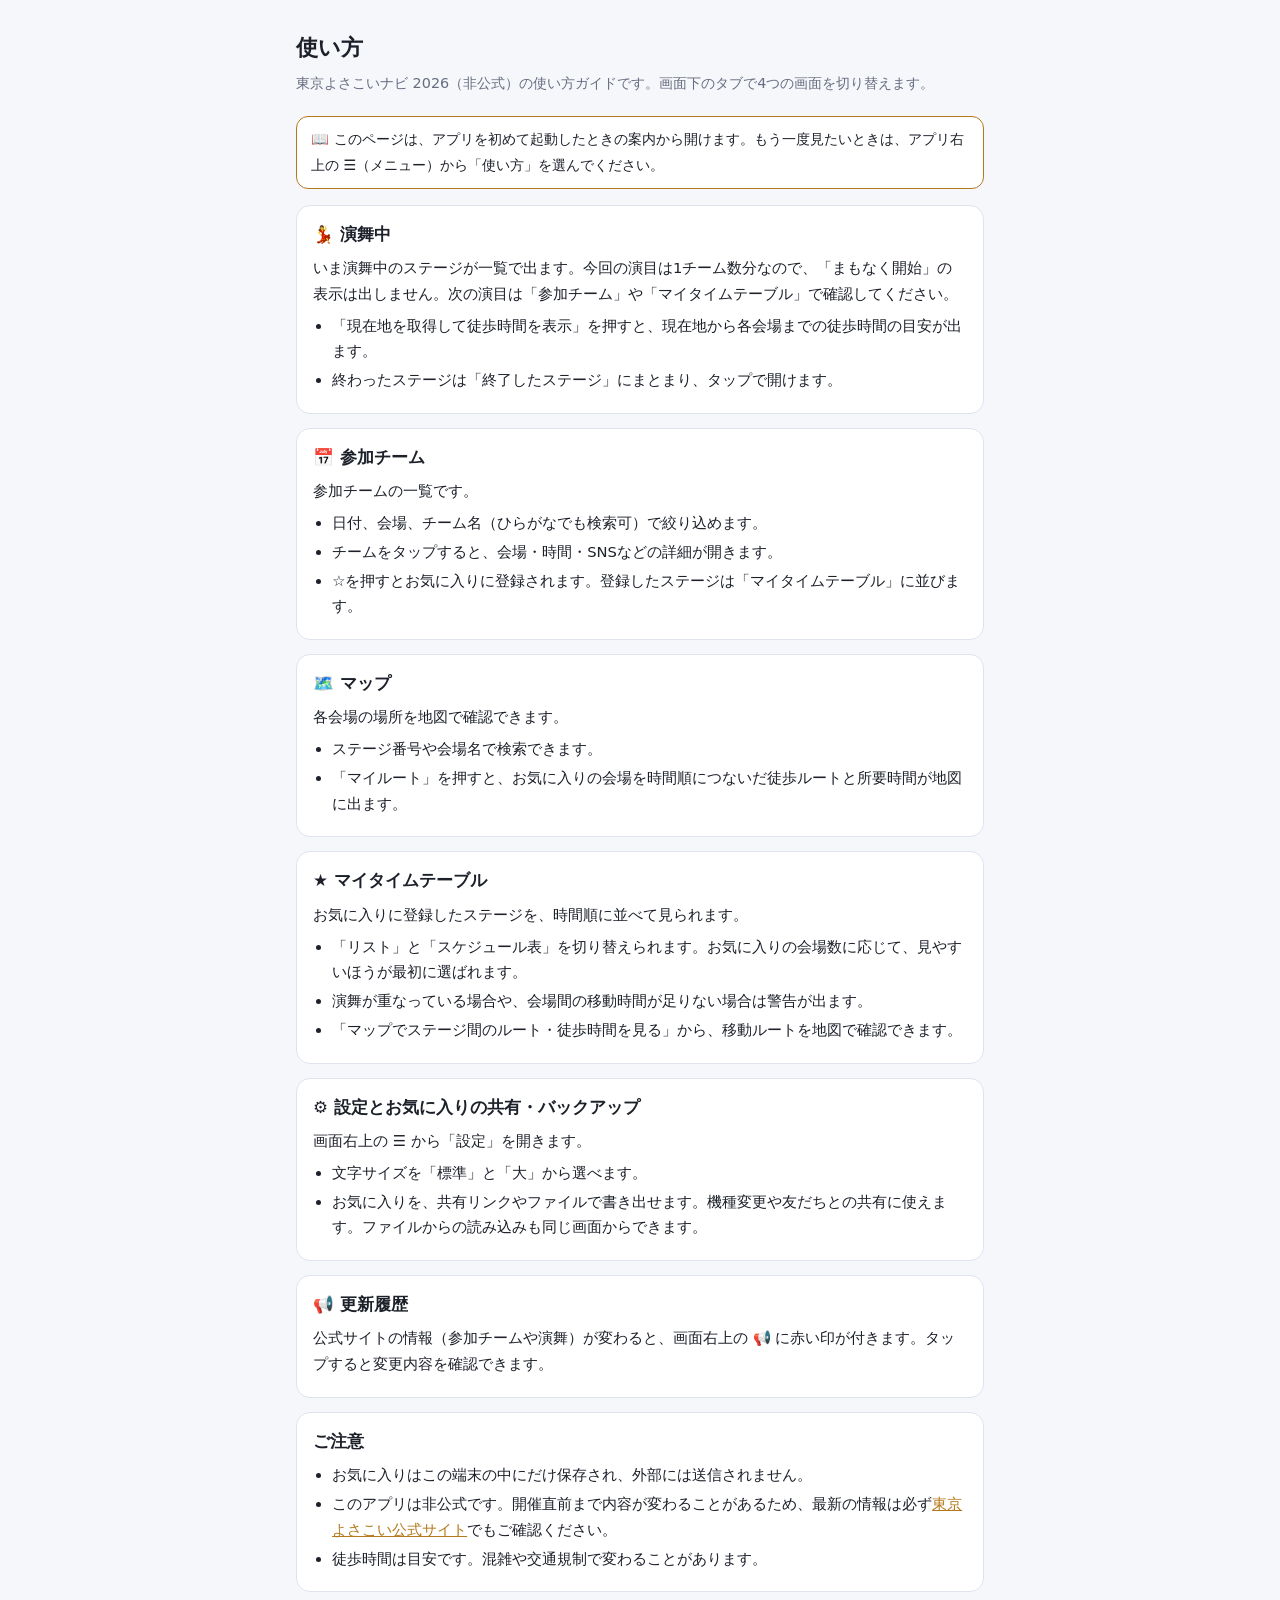
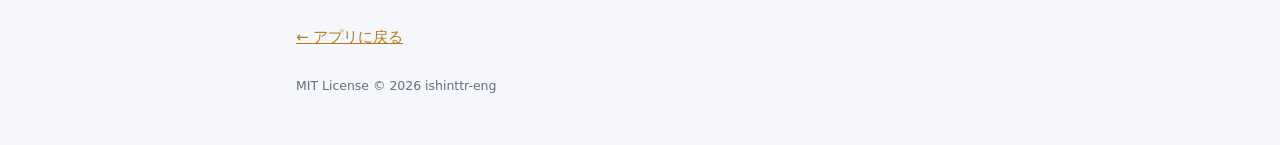
<file: help.html>
<!doctype html>
<html lang="ja">
<head>
<meta charset="utf-8">
<meta name="viewport" content="width=device-width,initial-scale=1,viewport-fit=cover">
<title>使い方 | 東京よさこいナビ 2026</title>
<meta name="description" content="東京よさこいナビ（非公式）の使い方ガイド">
<meta name="theme-color" content="#a8241f">
<link rel="icon" href="icon.svg" type="image/svg+xml">
<script>
  try {
    var s = JSON.parse(localStorage.getItem("tyk.settings.v1") || "{}");
    if (s.theme === "dark") document.documentElement.setAttribute("data-theme", "dark");
    if (s.theme === "light") document.documentElement.setAttribute("data-theme", "light");
  } catch (e) {}
</script>
<style>
  :root {
    --ink: #1c2029; --muted: #666d80; --bg: #f6f7fb; --card: #ffffff; --line: #dfe3ee; --accent: #b3791b;
    color-scheme: light;
  }
  @media (prefers-color-scheme: dark) {
    :root:not([data-theme="light"]) {
      --ink: #eef1f7; --muted: #9aa3b8; --bg: #10131f; --card: #1b2036; --line: #2a3050; --accent: #e6a740;
      color-scheme: dark;
    }
  }
  :root[data-theme="dark"] {
    --ink: #eef1f7; --muted: #9aa3b8; --bg: #10131f; --card: #1b2036; --line: #2a3050; --accent: #e6a740;
    color-scheme: dark;
  }
  * { box-sizing: border-box; }
  body {
    margin: 0; background: var(--bg); color: var(--ink); line-height: 1.75;
    font-family: "Hiragino Sans", "Noto Sans JP", system-ui, sans-serif;
  }
  main { max-width: 720px; margin: 0 auto; padding: 20px 16px 48px; }
  h1 { font-size: 1.4rem; margin: 8px 0 4px; }
  .lead { color: var(--muted); font-size: .9rem; margin: 0 0 20px; }
  section {
    background: var(--card); border: 1px solid var(--line); border-radius: 14px;
    padding: 14px 16px; margin: 14px 0;
  }
  h2 { font-size: 1.05rem; margin: 0 0 6px; }
  p { margin: 6px 0; font-size: .92rem; }
  ul { margin: 6px 0; padding-left: 1.3em; font-size: .92rem; }
  li { margin: 3px 0; }
  .first-note {
    background: var(--card); border: 1px solid var(--accent); border-radius: 12px;
    padding: 10px 14px; margin: 0 0 16px; font-size: .9rem;
  }
  .note { color: var(--muted); font-size: .84rem; }
  a { color: var(--accent); }
  .back { display: inline-block; margin-top: 18px; font-size: .92rem; }
  footer { color: var(--muted); font-size: .78rem; margin-top: 24px; }
</style>
</head>
<body>
<main>
  <h1>使い方</h1>
  <p class="lead">東京よさこいナビ 2026（非公式）の使い方ガイドです。画面下のタブで4つの画面を切り替えます。</p>
  <p class="first-note">📖 このページは、アプリを初めて起動したときの案内から開けます。もう一度見たいときは、アプリ右上の ☰（メニュー）から「使い方」を選んでください。</p>

  <section>
    <h2>💃 演舞中</h2>
    <p>いま演舞中のステージが一覧で出ます。今回の演目は1チーム数分なので、「まもなく開始」の表示は出しません。次の演目は「参加チーム」や「マイタイムテーブル」で確認してください。</p>
    <ul>
      <li>「現在地を取得して徒歩時間を表示」を押すと、現在地から各会場までの徒歩時間の目安が出ます。</li>
      <li>終わったステージは「終了したステージ」にまとまり、タップで開けます。</li>
    </ul>
  </section>

  <section>
    <h2>📅 参加チーム</h2>
    <p>参加チームの一覧です。</p>
    <ul>
      <li>日付、会場、チーム名（ひらがなでも検索可）で絞り込めます。</li>
      <li>チームをタップすると、会場・時間・SNSなどの詳細が開きます。</li>
      <li>☆を押すとお気に入りに登録されます。登録したステージは「マイタイムテーブル」に並びます。</li>
    </ul>
  </section>

  <section>
    <h2>🗺️ マップ</h2>
    <p>各会場の場所を地図で確認できます。</p>
    <ul>
      <li>ステージ番号や会場名で検索できます。</li>
      <li>「マイルート」を押すと、お気に入りの会場を時間順につないだ徒歩ルートと所要時間が地図に出ます。</li>
    </ul>
  </section>

  <section>
    <h2>★ マイタイムテーブル</h2>
    <p>お気に入りに登録したステージを、時間順に並べて見られます。</p>
    <ul>
      <li>「リスト」と「スケジュール表」を切り替えられます。お気に入りの会場数に応じて、見やすいほうが最初に選ばれます。</li>
      <li>演舞が重なっている場合や、会場間の移動時間が足りない場合は警告が出ます。</li>
      <li>「マップでステージ間のルート・徒歩時間を見る」から、移動ルートを地図で確認できます。</li>
    </ul>
  </section>

  <section>
    <h2>⚙️ 設定とお気に入りの共有・バックアップ</h2>
    <p>画面右上の ☰ から「設定」を開きます。</p>
    <ul>
      <li>文字サイズを「標準」と「大」から選べます。</li>
      <li>お気に入りを、共有リンクやファイルで書き出せます。機種変更や友だちとの共有に使えます。ファイルからの読み込みも同じ画面からできます。</li>
    </ul>
  </section>

  <section>
    <h2>📢 更新履歴</h2>
    <p>公式サイトの情報（参加チームや演舞）が変わると、画面右上の 📢 に赤い印が付きます。タップすると変更内容を確認できます。</p>
  </section>

  <section>
    <h2>ご注意</h2>
    <ul>
      <li>お気に入りはこの端末の中にだけ保存され、外部には送信されません。</li>
      <li>このアプリは非公式です。開催直前まで内容が変わることがあるため、最新の情報は必ず<a href="https://tokyo-yosakoi.jp/" target="_blank" rel="noopener">東京よさこい公式サイト</a>でもご確認ください。</li>
      <li>徒歩時間は目安です。混雑や交通規制で変わることがあります。</li>
    </ul>
  </section>

  <a class="back" href="./">← アプリに戻る</a>
  <footer>MIT License © 2026 ishinttr-eng</footer>
</main>
</body>
</html>
</file>
